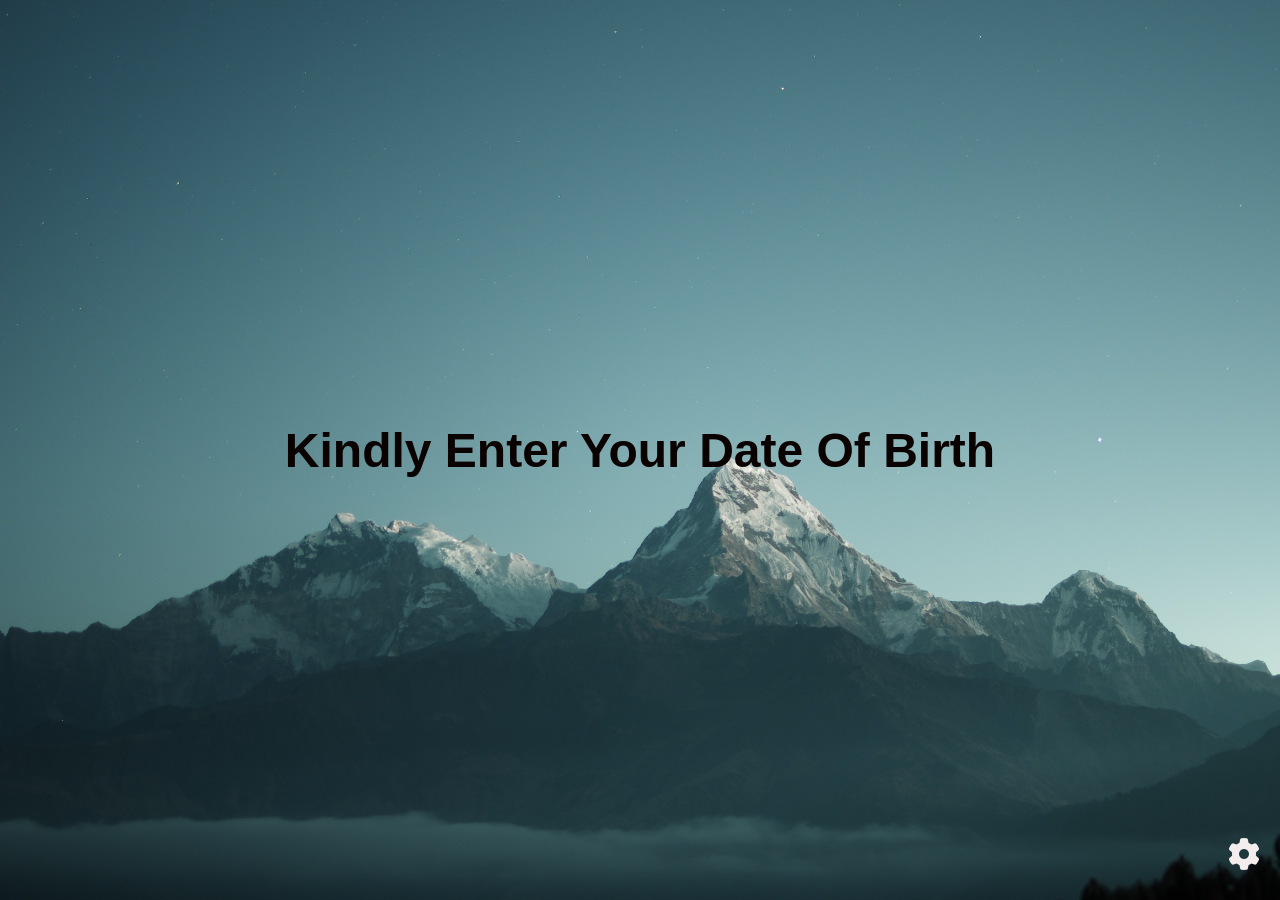
<file: Day03/index.html>
<!DOCTYPE html>
<html lang="en">
<head>
  <meta charset="UTF-8">
  <meta name="viewport" content="width=device-width, initial-scale=1.0">
  <title>Life Timer</title>
  <link rel="stylesheet" href="style.css">
    <link rel="stylesheet" href="https://cdnjs.cloudflare.com/ajax/libs/font-awesome/6.5.2/css/all.min.css">
</script>
</head>
<body>
  

  <div class="background">
    <div id="initialText" class="container">
        <h1>Kindly Enter Your Date Of Birth</h1>
    </div>
    <div id="afterDOBBtnTxt" class="container">
        <div class="centre"><h1>How Much Life Journey Covered,Till Now</h1>
        <div class="time-container">
          <h2>
            <div id="year">0</div>
            Years
          </h2>
          <h2>
            <div id="month">0</div>
            Months
          </h2>
          <h2>
            <div id="days">0</div>
            Days
          </h2>
          <h2>
            <div id="hours">0</div>
            Hours
          </h2><h2>
            <div id="minutes">0</div>
            Minutes
          </h2>
          <h2>
            <div id="second">0</div>
            Second
          </h2>
        </div>
      </div>
    </div>
    

    <div class="settings">
        <i id="settingIcon" class="fa-solid fa-gear"></i>
        <div id="settingContent" class="settings-content hide">
          <input type="date" id="dobInput" />
          <button id="dobButton">Add DOB</button>
        </div>
    </div>
    

  </div>
  <script src="index01.js"></script>
</body>
</html>
</file>
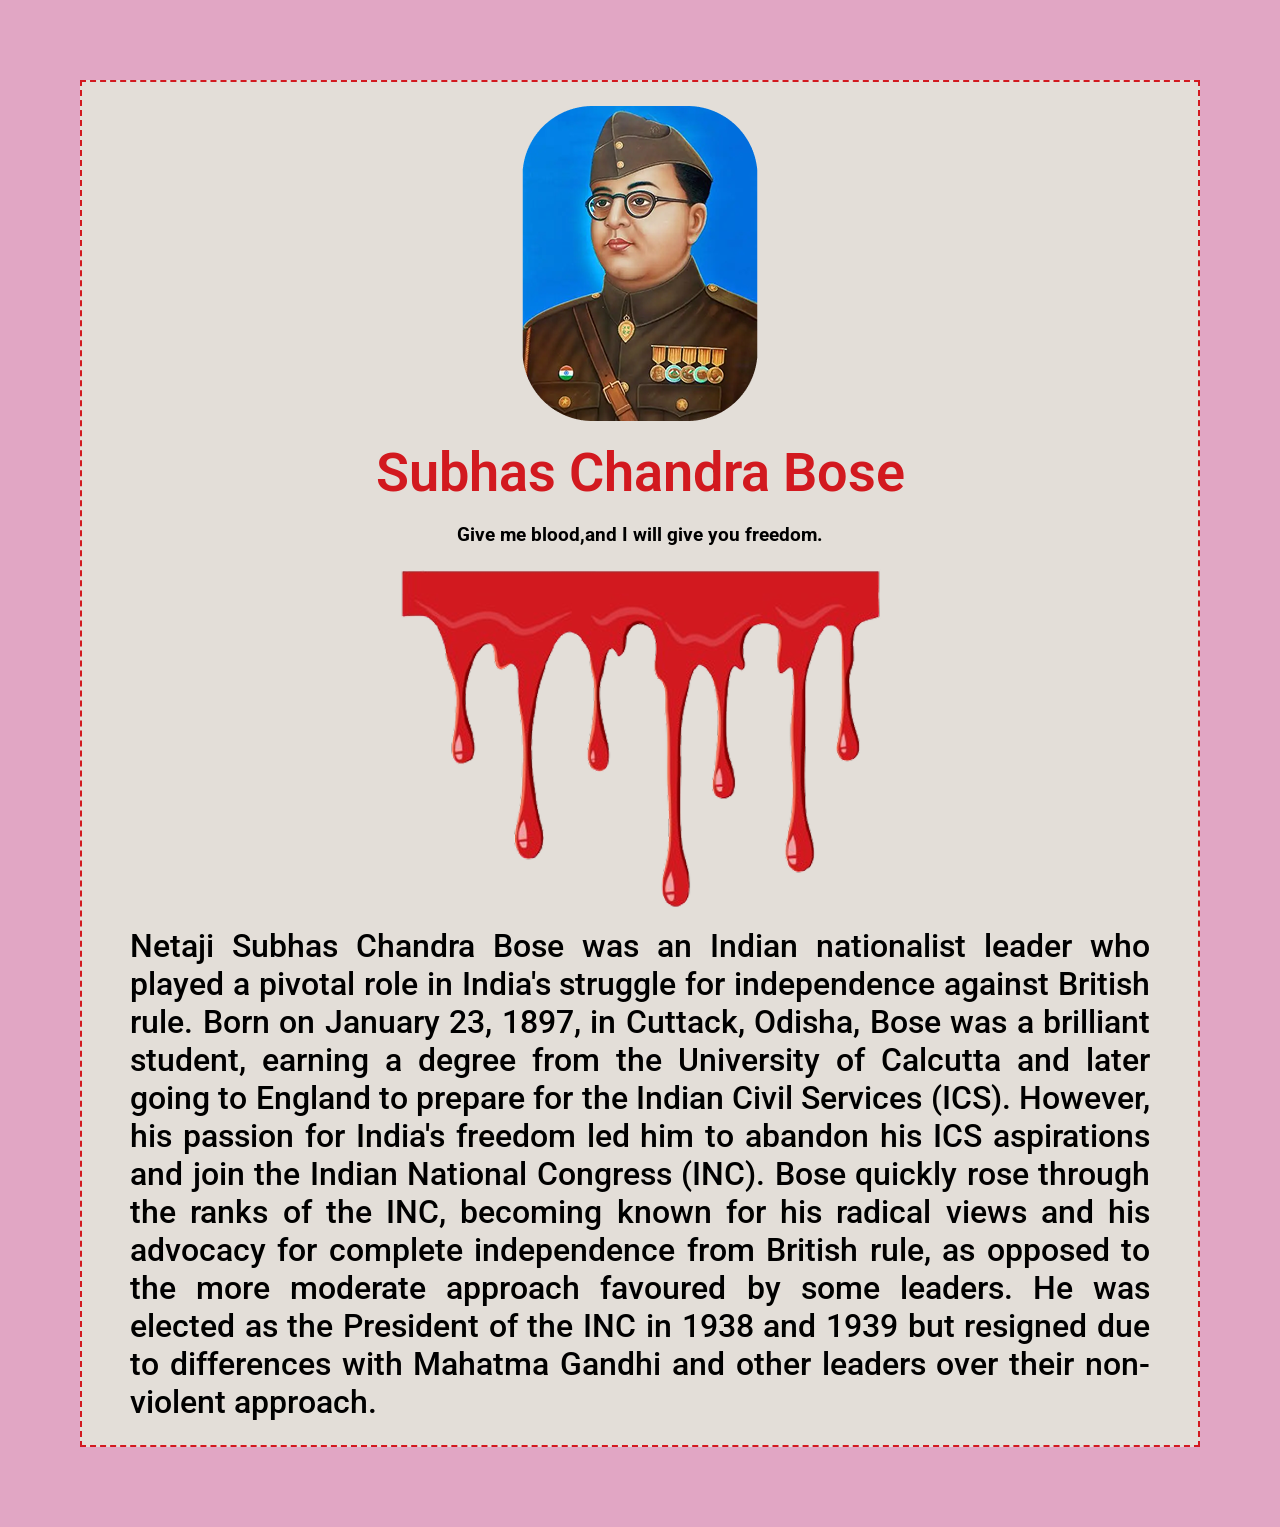
<file: Day02/Project01/index.html>
<!DOCTYPE html>
<html lang="en">
<head>
    <meta charset="UTF-8">
    <meta name="viewport" content="width=device-width, initial-scale=1.0">
    <title>Tribute Webpage</title>
    <link rel="stylesheet" href="style.css">
</head>
<body>
<section>
   <img src="hero.png" alt="Tribute Image">
    <h1>Subhas Chandra Bose</h1>
   <h3>Give me blood,and I will give you freedom.</h3> 
   <img src="blood_art.png" alt="blood">
   <p>Netaji Subhas Chandra Bose was an Indian nationalist leader who played a pivotal role in India's struggle for independence against British rule. Born on January 23, 1897, in Cuttack, Odisha, Bose was a brilliant student, earning a degree from the University of Calcutta and later going to England to prepare for the Indian Civil Services (ICS). However, his passion for India's freedom led him to abandon his ICS aspirations and join the Indian National Congress (INC). Bose quickly rose through the ranks of the INC, becoming known for his radical views and his advocacy for complete independence from British rule, as opposed to the more moderate approach favoured by some leaders. He was elected as the President of the INC in 1938 and 1939 but resigned due to differences with Mahatma Gandhi and other leaders over their non-violent approach.</p>
</section>

    
</body>
</html>
</file>
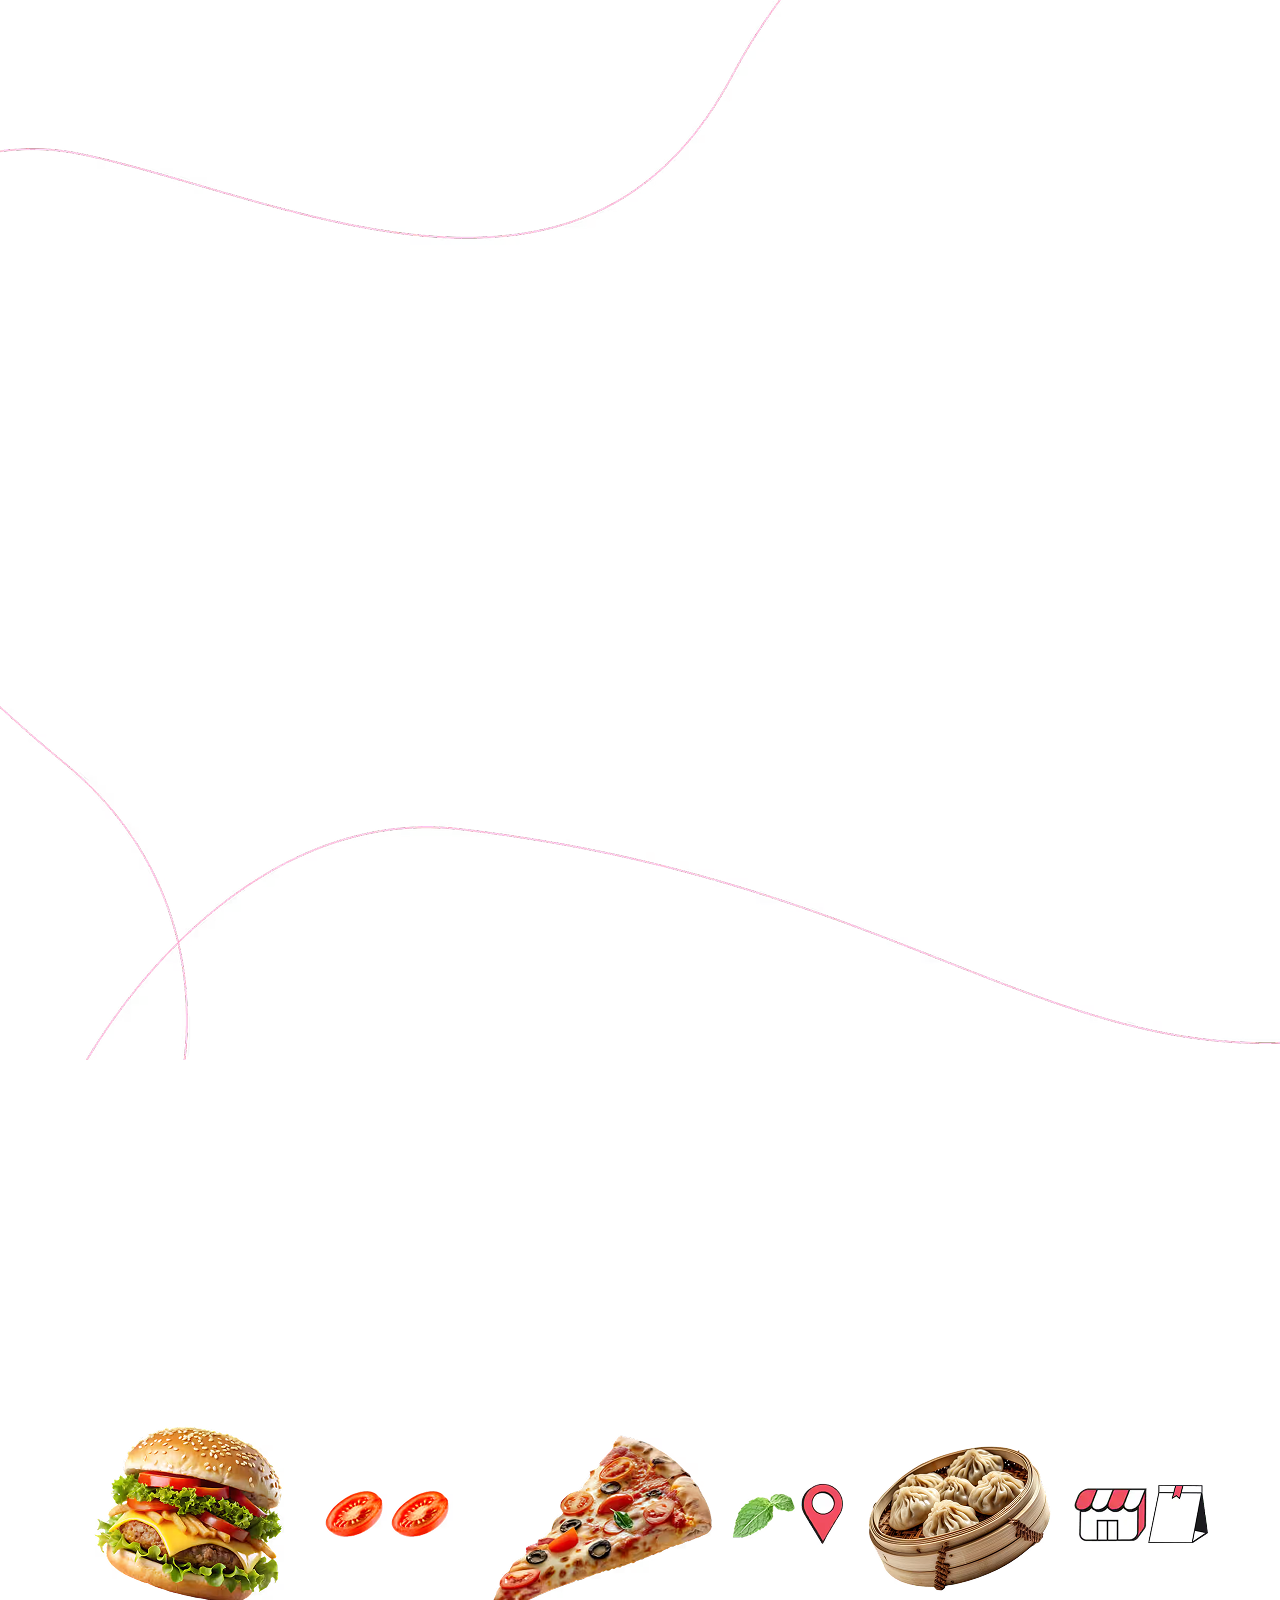
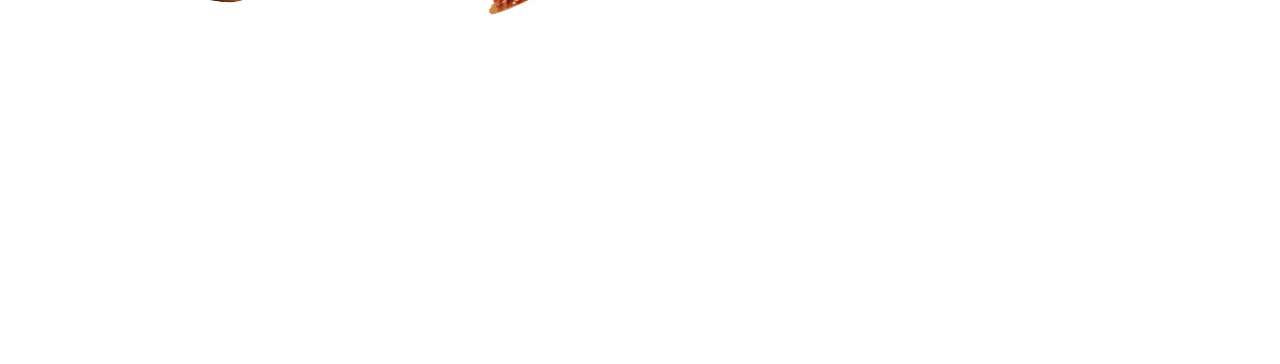
<file: Day02/project02/index.html>
<!DOCTYPE html>
<html lang="en">
<head>
    <meta charset="UTF-8">
    <meta name="viewport" content="width=device-width, initial-scale=1.0">
    <title>Food Banner</title>
   <link rel="stylesheet" href="style.css">
</head>
<body>
    <main>
        <div class="img_container">
            <img src="bg_image.png" alt="food banner">
        </div>
        <div class="content">
            <img src="burger.png" alt="burger">
            <img src="tomato.png" alt="tomato-1">
            <img src="tomato.png" alt="tomato-2">
            <img src="pizza.png" alt="pizza">
            <img src="leaf.png" alt="leaf">
            <img src="location.png" alt="location">
            <img src="momo.png" alt="momo">
            <img src="house.png" alt="house">
            <img src="banner.png" alt="banner">


        </div>
    </main>
    
</body>
</html>
</file>
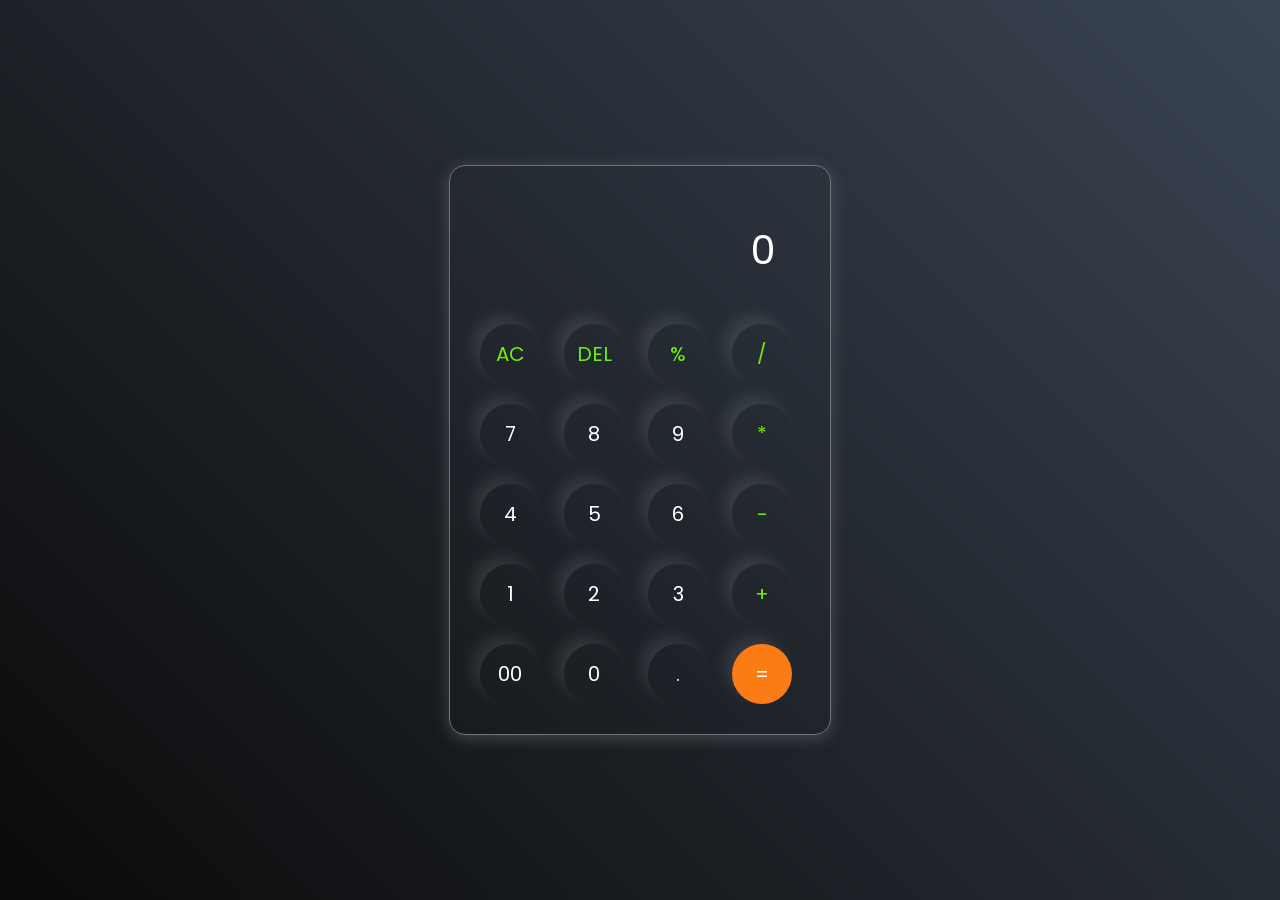
<file: Day04/project01/index.html>
<!DOCTYPE html>
<html lang="en">
  <head>
    <meta charset="UTF-8" />
    <meta http-equiv="X-UA-Compatible" content="IE=edge" />
    <meta name="viewport" content="width=device-width, initial-scale=1.0" />
    
    <title>Calculator </title>
     <link rel="stylesheet" href="style.css" />
  </head>
  <body>
    <div class="container">
      <div class="calculator">
        <input type="text" id="inputBox" placeholder="0" />
        <div>
          <button class="button operator">AC</button>
          <button class="button operator">DEL</button>
          <button class="button operator">%</button>
          <button class="button operator">/</button>
        </div>
        <div>
          <button class="button">7</button>
          <button class="button">8</button>
          <button class="button">9</button>
          <button class="button operator">*</button>
        </div>
        <div>
          <button class="button">4</button>
          <button class="button">5</button>
          <button class="button">6</button>
          <button class="button operator">-</button>
        </div>
        <div>
          <button class="button">1</button>
          <button class="button">2</button>
          <button class="button">3</button>
          <button class="button operator">+</button>
        </div>

        <div>
          <button class="button">00</button>
          <button class="button">0</button>
          <button class="button">.</button>
          <button class="button equalBtn">=</button>
        </div>
      </div>
    </div>

    <script src="script.js"></script>
  </body>
</html>
</file>
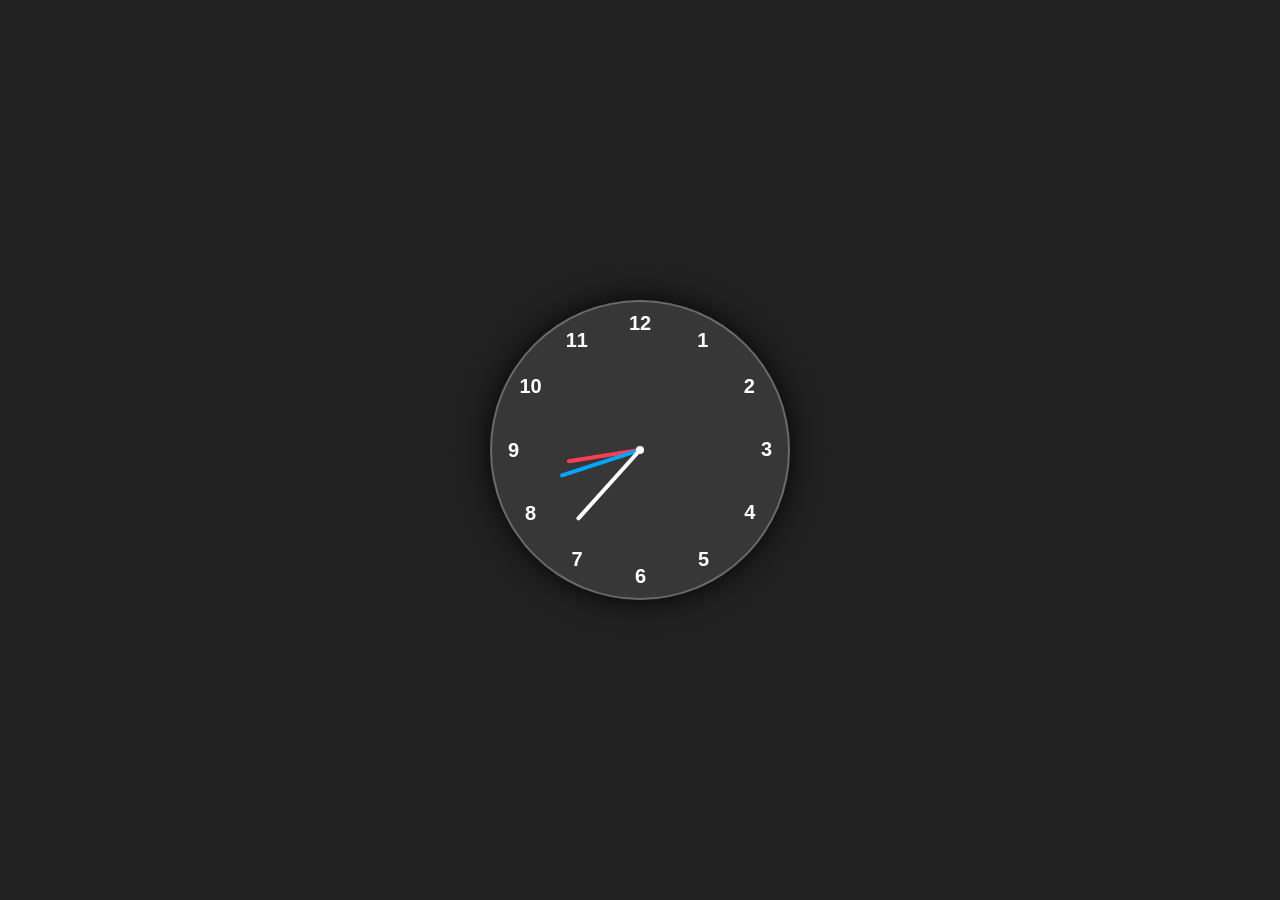
<file: Day04/project02/index.html>
<!DOCTYPE html>
<html lang="en">
  <head>
    <meta charset="UTF-8" />
    <meta http-equiv="X-UA-Compatible" content="IE=edge" />
    <meta name="viewport" content="width=device-width, initial-scale=1.0" />
    <link rel="stylesheet" href="style.css" />
    <title>Analog Clock</title>
  </head>

  <body>
    <div class="container">
      <div class="clock">
        <div style="--clr: #ff3d58; --h: 74px" id="hour" class="hand">
          <i></i>
        </div>
        <div style="--clr: #00a6ff; --h: 84px" id="min" class="hand">
          <i></i>
        </div>
        <div style="--clr: #ffffff; --h: 94px" id="sec" class="hand">
          <i></i>
        </div>

        <span style="--i: 1"><b>1</b></span>
        <span style="--i: 2"><b>2</b></span>
        <span style="--i: 3"><b>3</b></span>
        <span style="--i: 4"><b>4</b></span>
        <span style="--i: 5"><b>5</b></span>
        <span style="--i: 6"><b>6</b></span>
        <span style="--i: 7"><b>7</b></span>
        <span style="--i: 8"><b>8</b></span>
        <span style="--i: 9"><b>9</b></span>
        <span style="--i: 10"><b>10</b></span>
        <span style="--i: 11"><b>11</b></span>
        <span style="--i: 12"><b>12</b></span>
      </div>
    </div>

    <script src="script.js"></script>
  </body>
</html>
</file>
<file: Day03/style.css>
*{
  margin:0;
  padding:0;
  box-sizing:border-box;
}

html,body{
  font-family:'Oswald', sans-serif;
}
.background{
  background-image: url("./mountain.jpg");
  height: 100vh;
  width: 100%;
  background-size: cover;
  background-repeat: no-repeat;
  
}
.container{
  display: grid;
  place-items: center;
  height: 100vh;


}
.container h1{
  color: rgb(10, 1, 1);
  font-size: 3rem;
  
}

.settings{
  position: absolute;
  bottom: 30px;
  right: 20px;
  display: flex;
  align-items: center;
  gap:1rem;

}
.settings .fa-gear{
  font-size:2rem;
  color: rgb(244, 237, 237);
}
.settings-content{
  display:flex;
  gap:1rem;

}
.settings-content input{
  padding:0.5rem 1rem;
  font-size:1rem;
}
.settings-content button{
  padding:0.5rem 1rem;
  
  background-color: rgb(27, 191, 24);
  border:none;
  border-radius:10px;
  font-size:1rem;
  color:rgb(215, 207, 207);
}

.hide{
  display:none;
}
.time-container {
  margin-top:1 rem;
 display:flex;
 gap:2rem;
 justify-content:center;
align-items:center;


}

  .time-container h2{
    line-height:1.5rem;
    text-align:center;
    font-size:2rem;
  }

.time-container div{
     font-size:rem;
     color:aliceblue
     
}
</file>
<file: Day02/Project01/style.css>
@import url('https://fonts.googleapis.com/css2?family=Inter:ital,opsz,wght@0,14..32,100..900;1,14..32,100..900&family=Poppins:ital,wght@0,100;0,200;0,300;0,400;0,500;0,600;0,700;0,800;0,900;1,100;1,200;1,300;1,400;1,500;1,600;1,700;1,800;1,900&family=Roboto:ital,wght@0,100..900;1,100..900&display=swap');
*{
    margin: 0;
    padding: 0;
    box-sizing: border-box;
    --red: #d2191f;
    
}
body{
    font-family: "Roboto", sans-serif;
    font-optical-sizing: auto;
    
    background-color:rgb(225, 166, 196);
    padding: 80px;
}
section{
    max-width: 1200px;
    margin: auto;
    display: flex;
    flex-direction: column;
    
    align-items: center;
    justify-content: center;
    gap: 20px;
    background-color:rgb(227, 222, 216);
    padding:24px 48px;
    border:2px dashed var(--red);
    h1{
        font-size:54px;
        color:var(--red);
        font-weight: 600;
        text-align: center;
        --webkit-text-stroke: 1px black;

        
    }
    p{
        font-size:32px;
        text-align: justify;
        font-weight: 500;
        color:black;
    }

}
@media (max-width: 768px){
    body{
        padding: 0px;
    }
    section{
        padding: 12px 24px;
        h1{
            font-size: 32px;
        }
        p{
            font-size: 20px;
        }
    }
    
}
</file>
<file: Day02/project02/style.css>
@import url("https://fonts.googleapis.com/css2?family=Inter:ital,opsz,wght@0,14..32,100..900;1,14..32,100..900&display=swap");
* {
  margin: 0;
  padding: 0;
  box-sizing: border-box;
}

body {
  font-family: "Inter", sans-serif;
  font-optical-sizing: auto;
}

main {
  position: relative;
  height: 100vh;
  width: 100%;

  .image_container {
    height: 100%;
    width: 100%;
    position: absolute;
    img {
      height: 100%;
      width: 100%;
      object-fit: cover;
    }
  }

  .content {
    display: flex;
    height: 100%;
    width: 100%;
    justify-content: center;
    align-items: center;

    .burger {
      position: absolute;
      top: 20%;
      left: 12%;
    }
    .tomato-1 {
      position: absolute;
      top: 60%;
      left: 10%;
    }
    .tomato-2 {
      position: absolute;
      top: 35%;
      right: 15%;
    }
    .pizza {
      position: absolute;
      top: 45%;
      right: 10%;
    }
    .momo {
      position: absolute;
      top: 6%;
      right: 15%;
    }
    .leaf {
      position: absolute;
      top: 12%;
      left: 28%;
    }

    .text-content {
      display: flex;
      flex-direction: column;
      align-items: center;
      margin-bottom: 60px;
      h1 {
        font-size: 64px;
        line-height: 60px;
        margin-bottom: 40px;
        text-align: center;
        color: #ca0306;
      }
      p {
        font-size: 24px;
        line-height: 32px;
        font-weight: bold;
        text-align: center;
        margin: 0 auto;
        max-width: 450px;
      }
    }

    .info-section {
      display: flex;
      margin-top: 120px;
      justify-content: center;
      align-items: center;
      background-color: rgba(255, 255, 255, 0.95);
      box-shadow: 0 8px 32px rgba(0, 0, 0, 0.1);
      gap: 16px;
      padding: 15px;
      border-radius: 15px;
      border: 1px solid rgba(255, 255, 255, 0.2);

      .info-item {
        display: flex;
        align-items: center;
        gap: 12px;

        .info-icon {
          height: 50px;
          width: 50px;
          object-fit: contain;
        }

        .info-text {
          display: flex;
          flex-direction: column;
          .info-number {
            font-size: 24px;
            font-weight: bold;
            color: #ca0306;
          }
          .info-label {
            font-size: 16px;
            color: black;
            font-weight: 500;
          }
        }
      }
    }
  }
}
</file>
<file: Day04/project01/style.css>
@import url('https://fonts.googleapis.com/css2?family=Poppins:wght@500&display=swap');

*{
    margin: 0;
    padding: 0;
    box-sizing: border-box;
    font-family: 'Poppins', sans-serif;
}

body{
    width: 100%;
    height: 100vh;
    display: flex;
    justify-content: center;
    align-items: center;
    background: linear-gradient(45deg, #0a0a0a, #3a4452);
}

.calculator{
    border: 1px solid #717377;
    padding: 20px;
    border-radius: 16px;
    background: transparent;
    box-shadow: 0px 3px 15px rgba(113, 115, 119, 0.5);

}

input{
    width: 320px;
    border: none;
    padding: 24px;
    margin: 10px;
    background: transparent;
    box-shadow: 0px 3px 15px rgbs(84, 84, 84, 0.1);
    font-size: 40px;
    text-align: right;
    cursor: pointer;
    color: #ffffff;
}

input::placeholder{
    color: #ffffff;
}

button{
    border: none;
    width: 60px;
    height: 60px;
    margin: 10px;
    border-radius: 50%;
    background: transparent;
    color: #ffffff;
    font-size: 20px;
    box-shadow: -8px -8px 15px rgba(255, 255, 255, 0.1);
    cursor: pointer;
}

.equalBtn{
    background-color: #fb7c14;
}

.operator{
    color: #6dee0a;
}
</file>
<file: Day04/project02/style.css>
*{
    margin: 0;
    padding: 0;
    box-sizing: border-box;
    font-family: sans-serif;
    color: #ffffff;
}

body{
    display: flex;
    justify-content: center;
    align-items: center;
    min-height: 100vh;
    background-color: #212121;
}

.container{
    position: relative;
}

.clock{
    width: 300px;
    height: 300px;
    border-radius: 50%;
    background-color: rgba(255, 255, 255, 0.1);
    border: 2px solid rgba(255, 255, 255, 0.25);
    box-shadow: 0px 0px 30px rgba(0, 0, 0, 0.9);
    display: flex;
    justify-content: center;
    align-items: center;
}

.clock span{
    position: absolute;
    transform: rotate(calc(30deg * var(--i))); 
    inset: 12px;
    text-align: center;
}

.clock span b{
    transform: rotate(calc(-30deg * var(--i)));
    display: inline-block;
    font-size: 20px;
}

.clock::before{
    content: '';
    position: absolute;
    width: 8px;
    height: 8px;
    border-radius: 50%;
    background-color: #fff;
    z-index: 2;
}

.hand{
    position: absolute;
    display: flex;
    justify-content: center;
    align-items: flex-end;
}
.hand i{
    position: absolute;
    background-color: var(--clr);
    width: 4px;
    height: var(--h);
    border-radius: 8px;
}
</file>
